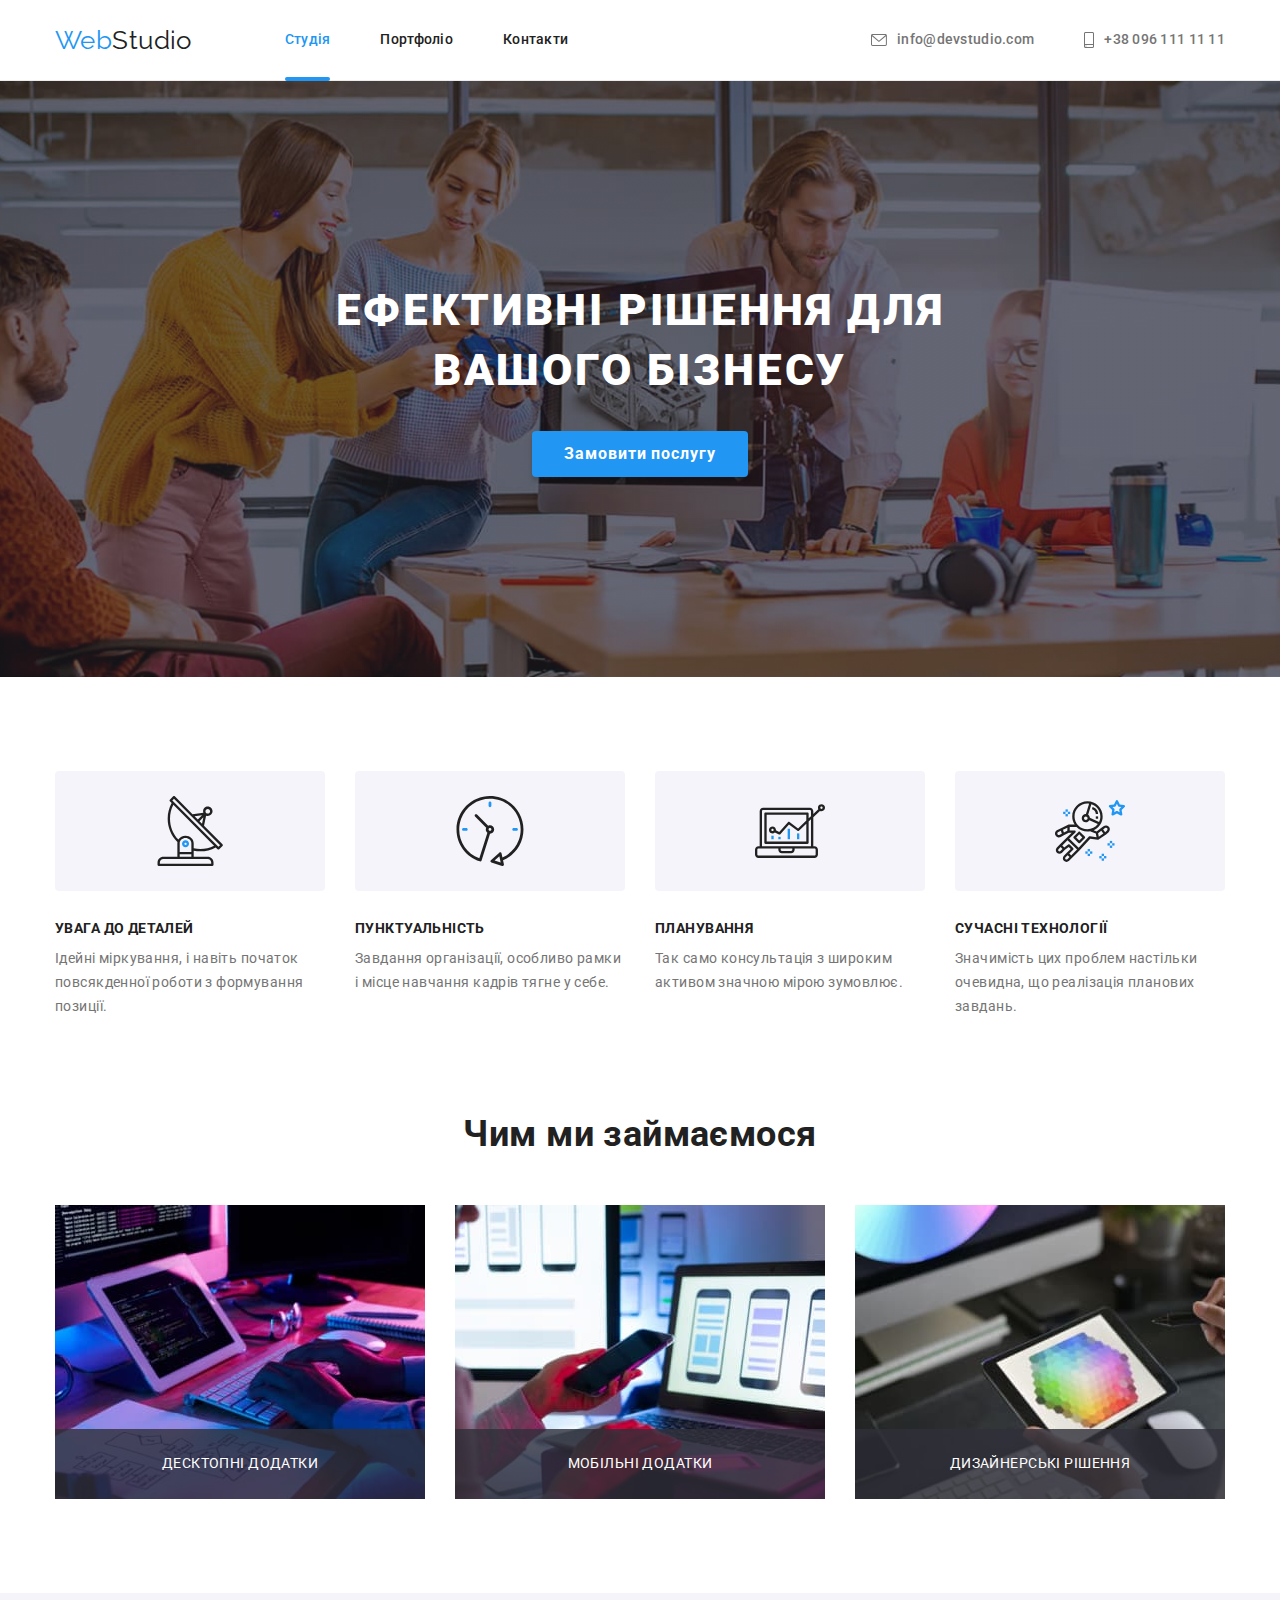
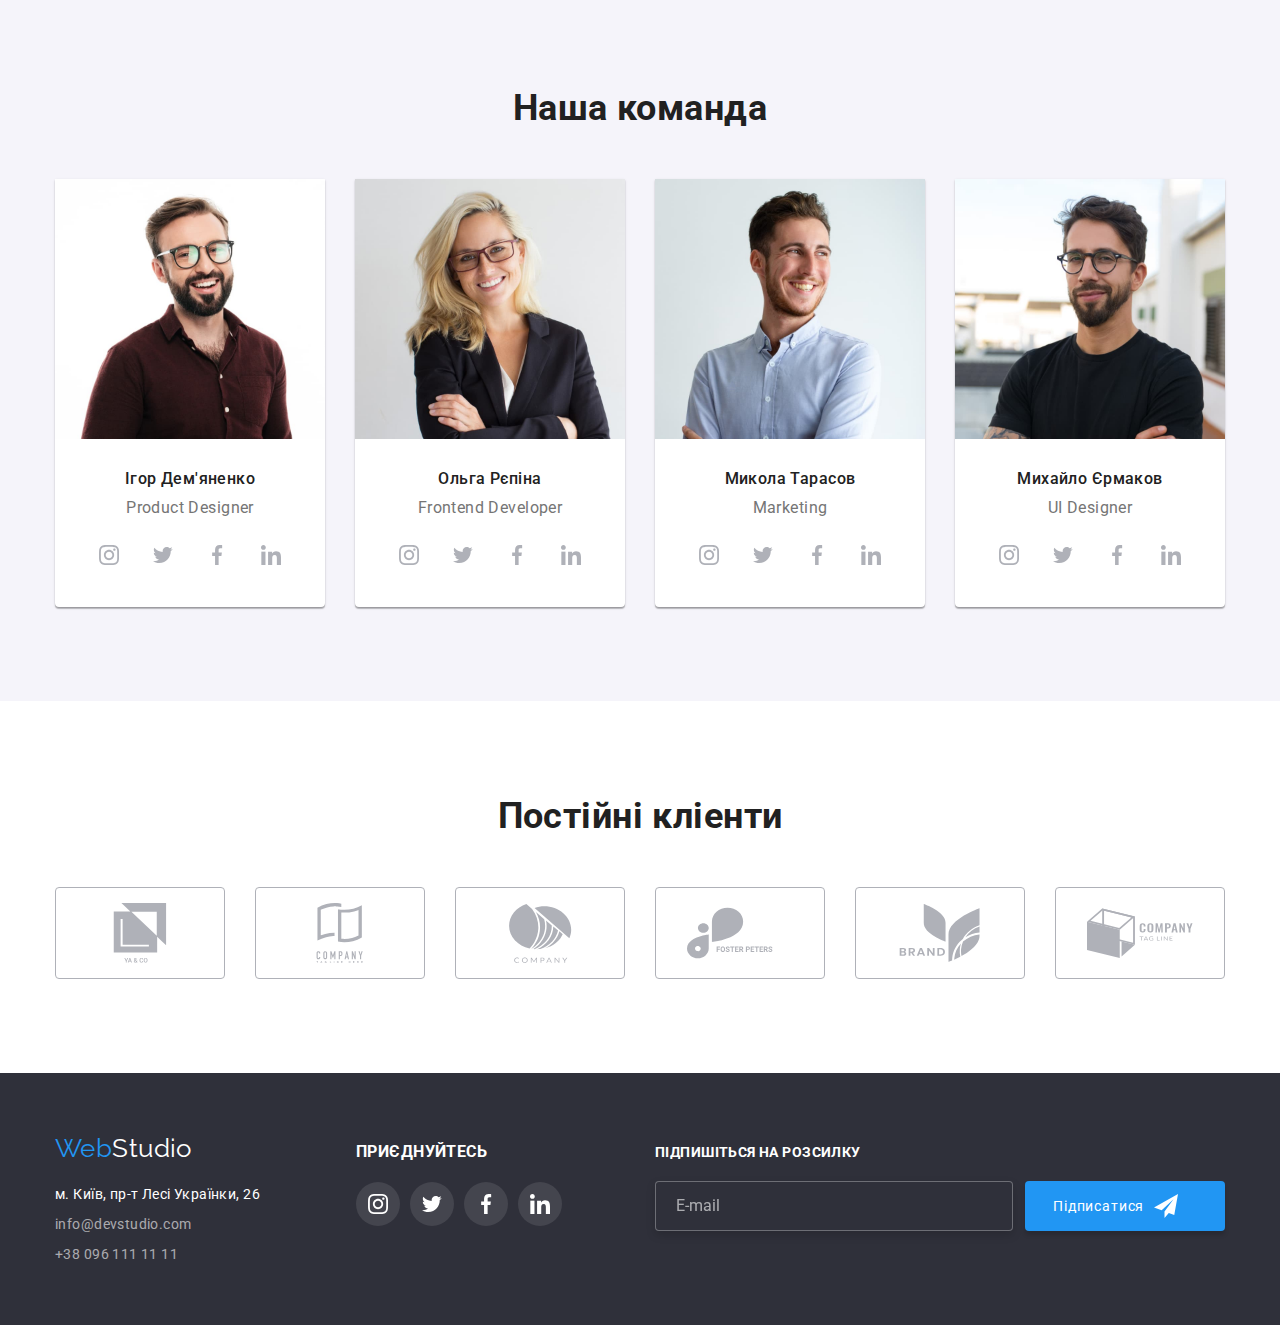
<file: index.html>
<!DOCTYPE html>
<html lang="uk">
  <head>
    <meta charset="UTF-8" />
    <meta name="viewport" content="width=device-width, initial-scale=1.0" />
    <title>Студія</title>
    <link rel="preconnect" href="https://fonts.googleapis.com" />
    <link rel="preconnect" href="https://fonts.gstatic.com" crossorigin />
    <link
      href="https://fonts.googleapis.com/css2?family=Raleway:wght@700&family=Roboto:wght@400;500;700;900&display=swap"
      rel="stylesheet"
    />
    <link
      rel="stylesheet"
      href="https://cdn.jsdelivr.net/npm/modern-normalize@1.1.0/modern-normalize.min.css"
    />
    <link rel="stylesheet" href="./css/main.min.css" />
  </head>
  <body>
    <header class="header-page">
      <div class="container header-page-container">
        <!--строка навигатора-->
        <nav class="navigation">
          <a class="logotyp link" href="./index.html">Web<span>Studio</span></a>
          <ul class="menu list">
            <li class="menu__item">
              <a class="menu__link link current" href="./index.html"> Студія</a>
            </li>
            <li class="menu__item">
              <a class="menu__link link" href="./portfolio.html">Портфоліо</a>
            </li>
            <li class="menu__item">
              <a class="menu__link link" href="">Контакти</a>
            </li>
          </ul>
        </nav>
        <!--телеграф-->
        <ul class="contact list">
          <li class="contact__item">
            <a class="contact-link link" href="mailto:info@devstudio.com">
              <svg class="contact-link__icon" width="16" height="12">
                <use href="./images/icons.svg#icon-envelope"></use>
              </svg>
              info@devstudio.com</a
            >
          </li>
          <li class="contact__item">
            <a class="contact-link link" href="tel:+380961111111">
              <svg class="contact-link__icon" width="10" height="16">
                <use href="./images/icons.svg#icon-smartphone"></use>
              </svg>
              +38 096 111 11 11</a
            >
          </li>
        </ul>
      </div>
    </header>
    <main>
      <!--ГЕРОЯМ СЛАВА-->
      <section class="section hero">
        <div class="container hero-container">
          <h1 class="hero__title">Ефективні рішення для вашого бізнесу</h1>
          <button type="button" class="hero-modal-btn" data-modal-open>
            Замовити послугу
          </button>
        </div>
      </section>
      <!--секция себя презентовать-->
      <section class="section present">
        <div class="container present-container">
          <ul class="examples list">
            <li class="examples__elem">
              <div class="examples__wrapper">
                <svg aria-label="антена" width="70" height="70">
                  <use href="./images/icons.svg#icon-antena"></use>
                </svg>
              </div>
              <h2 class="examples-title">УВАГА ДО ДЕТАЛЕЙ</h2>
              <p class="examples-text">
                Ідейні міркування, і навіть початок повсякденної роботи з
                формування позиції.
              </p>
            </li>
            <li class="examples__elem">
              <div class="examples__wrapper">
                <svg aria-label="годинник" width="70" height="70">
                  <use href="./images/icons.svg#icon-clock"></use>
                </svg>
              </div>
              <h2 class="examples-title">ПУНКТУАЛЬНІСТЬ</h2>
              <p class="examples-text">
                Завдання організації, особливо рамки і місце навчання кадрів
                тягне у себе.
              </p>
            </li>
            <li class="examples__elem">
              <div class="examples__wrapper">
                <svg aria-label="діаграма" width="70" height="70">
                  <use href="./images/icons.svg#icon-diagram"></use>
                </svg>
              </div>
              <h2 class="examples-title">ПЛАНУВАННЯ</h2>
              <p class="examples-text">
                Так само консультація з широким активом значною мірою зумовлює.
              </p>
            </li>
            <li class="examples__elem">
              <div class="examples__wrapper">
                <svg aria-label="космонавт" width="70" height="70">
                  <use href="./images/icons.svg#icon-astronaut"></use>
                </svg>
              </div>
              <h2 class="examples-title">СУЧАСНІ ТЕХНОЛОГІЇ</h2>
              <p class="examples-text">
                Значимість цих проблем настільки очевидна, що реалізація
                планових завдань.
              </p>
            </li>
          </ul>
        </div>
      </section>
      <!--секция работаем работу  -->
      <section class="section worky">
        <div class="container worky-container">
          <h2 class="section-title">Чим ми займаємося</h2>
          <ul class="worky-list list">
            <li class="worky-elem">
              <div class="worky-over">
                <img
                  class="worky-pic"
                  src="./images/box-1-img.jpg"
                  alt="печать на клаві"
                  width="370"
                />
                <p class="worky-text">ДЕСКТОПНІ ДОДАТКИ</p>
              </div>
            </li>
            <li class="worky-elem">
              <div class="worky-over">
                <img
                  class="worky-pic"
                  src="./images/box-2-img.jpg"
                  alt="смартфон та ноутбук"
                  width="370"
                />
                <p class="worky-text">МОБІЛЬНІ ДОДАТКИ</p>
              </div>
            </li>
            <li class="worky-elem">
              <div class="worky-over">
                <img
                  class="worky-pic"
                  src="./images/box-3-img.jpg"
                  alt="планшет та ноутбук"
                  width="370"
                />
                <p class="worky-text">ДИЗАЙНЕРСЬКІ РІШЕННЯ</p>
              </div>
            </li>
          </ul>
        </div>
      </section>
      <!--кто в команде-->
      <section class="section team">
        <div class="container team-container">
          <h2 class="section-title">Наша команда</h2>
          <ul class="team-list list">
            <li class="team-elem">
              <img
                class="team-foto"
                src="images/img-foto-1.jpg"
                alt="Product Designer"
                width="270"
              />
              <div class="container team-pro">
                <h3 class="team-name">Ігор Дем'яненко</h3>
                <p class="team-prof">Product Designer</p>
                <ul class="network-list list">
                  <li class="network-list-set">
                    <a href="" class="network-list-link">
                      <svg
                        aria-label="значок инстаграму"
                        class="network-list-icon"
                        width="20"
                        height="20"
                      >
                        <use href="./images/icons.svg#icon-instagram"></use>
                      </svg>
                    </a>
                  </li>
                  <li class="network-list-set">
                    <a href="" class="network-list-link">
                      <svg
                        aria-label="значок твиттеру"
                        class="network-list-icon"
                        width="20"
                        height="20"
                      >
                        <use href="./images/icons.svg#icon-twitter"></use>
                      </svg>
                    </a>
                  </li>
                  <li class="network-list-set">
                    <a href="" class="network-list-link">
                      <svg
                        aria-label="значок фейсбуку"
                        class="network-list-icon"
                        width="20"
                        height="20"
                      >
                        <use href="./images/icons.svg#icon-facebook"></use>
                      </svg>
                    </a>
                  </li>
                  <li class="network-list-set">
                    <a href="" class="network-list-link">
                      <svg
                        aria-label="значок линкедину"
                        class="network-list-icon"
                        width="20"
                        height="20"
                      >
                        <use href="./images/icons.svg#icon-linkedin"></use>
                      </svg>
                    </a>
                  </li>
                </ul>
              </div>
            </li>
            <li class="team-elem">
              <img
                class="team-foto"
                src="images/img-foto-2.jpg"
                alt="Frontend Developer"
                width="270"
              />
              <div class="container team-pro">
                <h3 class="team-name">Ольга Рєпіна</h3>
                <p class="team-prof">Frontend Developer</p>
                <ul class="network-list list">
                  <li class="network-list-set">
                    <a href="" class="network-list-link">
                      <svg
                        aria-label="значок инстаграму"
                        class="network-list-icon"
                        width="20"
                        height="20"
                      >
                        <use href="./images/icons.svg#icon-instagram"></use>
                      </svg>
                    </a>
                  </li>
                  <li class="network-list-set">
                    <a href="" class="network-list-link">
                      <svg
                        aria-label="значок твиттеру"
                        class="network-list-icon"
                        width="20"
                        height="20"
                      >
                        <use href="./images/icons.svg#icon-twitter"></use>
                      </svg>
                    </a>
                  </li>
                  <li class="network-list-set">
                    <a href="" class="network-list-link">
                      <svg
                        aria-label="значок фейсбуку"
                        class="network-list-icon"
                        width="20"
                        height="20"
                      >
                        <use href="./images/icons.svg#icon-facebook"></use>
                      </svg>
                    </a>
                  </li>
                  <li class="network-list-set">
                    <a href="" class="network-list-link">
                      <svg
                        aria-label="значок линкедину"
                        class="network-list-icon"
                        width="20"
                        height="20"
                      >
                        <use href="./images/icons.svg#icon-linkedin"></use>
                      </svg>
                    </a>
                  </li>
                </ul>
              </div>
            </li>
            <li class="team-elem">
              <img
                class="team-foto"
                src="images/img-foto-3.jpg"
                alt="Marketing"
                width="270"
              />
              <div class="container team-pro">
                <h3 class="team-name">Микола Тарасов</h3>
                <p class="team-prof">Marketing</p>
                <ul class="network-list list">
                  <li class="network-list-set">
                    <a href="" class="network-list-link">
                      <svg
                        aria-label="значок инстаграму"
                        class="network-list-icon"
                        width="20"
                        height="20"
                      >
                        <use href="./images/icons.svg#icon-instagram"></use>
                      </svg>
                    </a>
                  </li>
                  <li class="network-list-set">
                    <a href="" class="network-list-link">
                      <svg
                        aria-label="значок твиттеру"
                        class="network-list-icon"
                        width="20"
                        height="20"
                      >
                        <use href="./images/icons.svg#icon-twitter"></use>
                      </svg>
                    </a>
                  </li>
                  <li class="network-list-set">
                    <a href="" class="network-list-link">
                      <svg
                        aria-label="значок фейсбуку"
                        class="network-list-icon"
                        width="20"
                        height="20"
                      >
                        <use href="./images/icons.svg#icon-facebook"></use>
                      </svg>
                    </a>
                  </li>
                  <li class="network-list-set">
                    <a href="" class="network-list-link">
                      <svg
                        aria-label="значок линкедину"
                        class="network-list-icon"
                        width="20"
                        height="20"
                      >
                        <use href="./images/icons.svg#icon-linkedin"></use>
                      </svg>
                    </a>
                  </li>
                </ul>
              </div>
            </li>
            <li class="team-elem">
              <img
                class="team-foto"
                src="images/img-foto-4.jpg"
                alt="UI Designer"
                width="270"
              />
              <div class="container team-pro">
                <h3 class="team-name">Михайло Єрмаков</h3>
                <p class="team-prof">UI Designer</p>
                <ul class="network-list list">
                  <li class="network-list-set">
                    <a href="" class="network-list-link">
                      <svg
                        aria-label="значок инстаграму"
                        class="network-list-icon"
                        width="20"
                        height="20"
                      >
                        <use href="./images/icons.svg#icon-instagram"></use>
                      </svg>
                    </a>
                  </li>
                  <li class="network-list-set">
                    <a href="" class="network-list-link">
                      <svg
                        aria-label="значок твиттеру"
                        class="network-list-icon"
                        width="20"
                        height="20"
                      >
                        <use href="./images/icons.svg#icon-twitter"></use>
                      </svg>
                    </a>
                  </li>
                  <li class="network-list-set">
                    <a href="" class="network-list-link">
                      <svg
                        aria-label="значок фейсбуку"
                        class="network-list-icon"
                        width="20"
                        height="20"
                      >
                        <use href="./images/icons.svg#icon-facebook"></use>
                      </svg>
                    </a>
                  </li>
                  <li class="network-list-set">
                    <a href="" class="network-list-link">
                      <svg
                        aria-label="значок линкедину"
                        class="network-list-icon"
                        width="20"
                        height="20"
                      >
                        <use href="./images/icons.svg#icon-linkedin"></use>
                      </svg>
                    </a>
                  </li>
                </ul>
              </div>
            </li>
          </ul>
        </div>
      </section>
      <section class="section group">
        <div class="container">
          <h2 class="section-title">Постійні кліенти</h2>
          <ul class="group-list list">
            <li class="group-list-set">
              <a href="" class="group-link link">
                <svg
                  aria-label="логотип клієнта 1"
                  class="group-icon"
                  width="106"
                  height="60"
                >
                  <use href="./images/icons.svg#icon-group-1"></use>
                </svg>
              </a>
            </li>
            <li class="group-list-set">
              <a href="" class="group-link link">
                <svg
                  aria-label="логотип клієнта 2"
                  class="group-icon"
                  width="106"
                  height="60"
                >
                  <use href="./images/icons.svg#icon-group-2"></use>
                </svg>
              </a>
            </li>
            <li class="group-list-set">
              <a href="" class="group-link link">
                <svg
                  aria-label="логотип клієнта 3"
                  class="group-icon"
                  width="106"
                  height="60"
                >
                  <use href="./images/icons.svg#icon-group-3"></use>
                </svg>
              </a>
            </li>
            <li class="group-list-set">
              <a href="" class="group-link link">
                <svg
                  aria-label="логотип клієнта 4"
                  class="group-icon"
                  width="106"
                  height="60"
                >
                  <use href="./images/icons.svg#icon-group-4"></use>
                </svg>
              </a>
            </li>
            <li class="group-list-set">
              <a href="" class="group-link link">
                <svg
                  aria-label="логотип клієнта 5"
                  class="group-icon"
                  width="106"
                  height="60"
                >
                  <use href="./images/icons.svg#icon-group-5"></use>
                </svg>
              </a>
            </li>
            <li class="group-list-set">
              <a href="" class="group-link link">
                <svg
                  aria-label="логотип клієнта 6"
                  class="group-icon"
                  width="106"
                  height="60"
                >
                  <use href="./images/icons.svg#icon-group-6"></use>
                </svg>
              </a>
            </li>
          </ul>
        </div>
      </section>
    </main>
    <!--секция ноги-->
    <footer class="footer">
      <div class="container foot">
        <!--adresa-->
        <div class="adresa">
          <a class="logotyp-footer link" href="./index.html"
            >Web<span class="studi">Studio</span></a
          >
          <address class="address">
            <ul class="foot-list list">
              <li class="foot-elem">
                <a
                  class="foot-map link"
                  href="https://goo.gl/maps/CPtrU1FHBa2aNyZL9"
                  target="_blank"
                  rel="noopener noreferrer nofollow"
                  >м. Київ, пр-т Лесі Українки, 26</a
                >
              </li>
              <li class="foot-elem">
                <a class="foot-link link" href="mailto:info@devstudio.com"
                  >info@devstudio.com</a
                >
              </li>
              <li class="foot-elem">
                <a class="foot-link link" href="tel:+380961111111"
                  >+38 096 111 11 11</a
                >
              </li>
            </ul>
          </address>
        </div>
        <!--join-->
        <div class="join">
          <h3 class="join-title">ПРИЄДНУЙТЕСЬ</h3>
          <ul class="join-list list">
            <li class="join-list-set">
              <a href="" class="join-link link">
                <svg
                  aria-label="значок інстаграму"
                  class="join-icon"
                  width="20"
                  height="20"
                >
                  <use href="./images/icons.svg#icon-instagram"></use>
                </svg>
              </a>
            </li>
            <li class="join-list-set">
              <a href="" class="join-link link">
                <svg
                  aria-label="значок твиттеру"
                  class="join-icon"
                  width="20"
                  height="20"
                >
                  <use href="./images/icons.svg#icon-twitter"></use>
                </svg>
              </a>
            </li>
            <li class="join-list-set">
              <a href="" class="join-link link">
                <svg
                  aria-label="значок фейсбуку"
                  class="join-icon"
                  width="20"
                  height="20"
                >
                  <use href="./images/icons.svg#icon-facebook"></use>
                </svg>
              </a>
            </li>
            <li class="join-list-set">
              <a href="" class="join-link link">
                <svg
                  aria-label="значок линкедину"
                  class="join-icon"
                  width="20"
                  height="20"
                >
                  <use href="./images/icons.svg#icon-linkedin"></use>
                </svg>
              </a>
            </li>
          </ul>
        </div>
        <!--подписка+-->
        <div class="subs-emale">
          <span class="subs-title">ПІДПИШІТЬСЯ НА РОЗСИЛКУ</span>
          <form class="subs">
            <label class="emale-fild">
              <span class="emaie-line">
                <input
                  type="email"
                  class="emale-form"
                  name="user_email"
                  placeholder="E-mail"
                />
              </span>
            </label>
            <button type="submit" class="subs-button">
              Підписатися
              <svg
                aria-label="значок телеграму"
                class="subs-send"
                width="24"
                height="24"
              >
                <use href="./images/icons.svg#icon-icon-send"></use>
              </svg>
            </button>
          </form>
        </div>
      </div>
    </footer>
    <!--модальное окно-->
    <div class="backdrop is-hidden" data-modal>
      <div class="modal">
        <button type="button" class="modal-close-btn" data-modal-close>
          <svg class="modal-close-icon" height="18px" width="18px">
            <use href="./images/icons.svg#icon-close"></use>
          </svg>
        </button>
        <p class="modal-header">Залиште свої дані, ми вам передзвонимо</p>
        <form class="modal-form">
          <label class="modal-form-line">
            <span class="modal-form-span">Ім'я</span>
            <span class="modal-form-input-div">
              <input
                type="text"
                class="modal-form-input"
                pattern="[a-zA-Zа-яА-ЯЇїІі]+"
                name="user_name"
              />
              <svg class="form-name-icon" height="18px" width="18px">
                <use href="./images/icons.svg#icon-person-black-18dp-1"></use>
              </svg>
            </span>
          </label>
          <label class="modal-form-line">
            <span class="modal-form-span">Телефон</span>
            <span class="modal-form-input-div">
              <input
                type="tel"
                class="modal-form-input"
                pattern="[0-9]{3}-[0-9]{3}-[0-9]{2}-[0-9]{2}"
                name="user_tel"
              />
              <svg class="form-name-icon" height="18px" width="18px">
                <use href="./images/icons.svg#icon-phone-black-18dp-1"></use>
              </svg>
            </span>
          </label>
          <label class="modal-form-line">
            <span class="modal-form-span"> Пошта</span>
            <span class="modal-form-input-div">
              <input type="email" class="modal-form-input" name="user_mail" />
              <svg class="form-name-icon" width="18px" height="18px">
                <use href="./images/icons.svg#icon-email-black-18dp-1"></use>
              </svg>
            </span>
          </label>
          <label class="modal-form-line-coment">
            <span class="modal-form-span">Коментар</span>
            <textarea
              name="user_coment"
              class="modal-form-coment"
              placeholder="Введіть текст"
            ></textarea>
          </label>
          <label class="modal-form-check-line">
            <input
              type="checkbox"
              class="modal-form-check"
              name="user_policy"
            />
            <svg class="form-check-icon">
              <use
                class="form-check-vector"
                href="./images/icons.svg#icon-Vector"
              ></use>
            </svg>
            Погоджуюся з розсилкою та приймаю
            <a class="agreement-link" href="">Умови договору</a>
          </label>
          <button type="submit" class="modal-form-submit">Відправити</button>
        </form>
      </div>
    </div>
    <script src="./JS/modal.js" type="module"></script>
  </body>
</html>
</file>
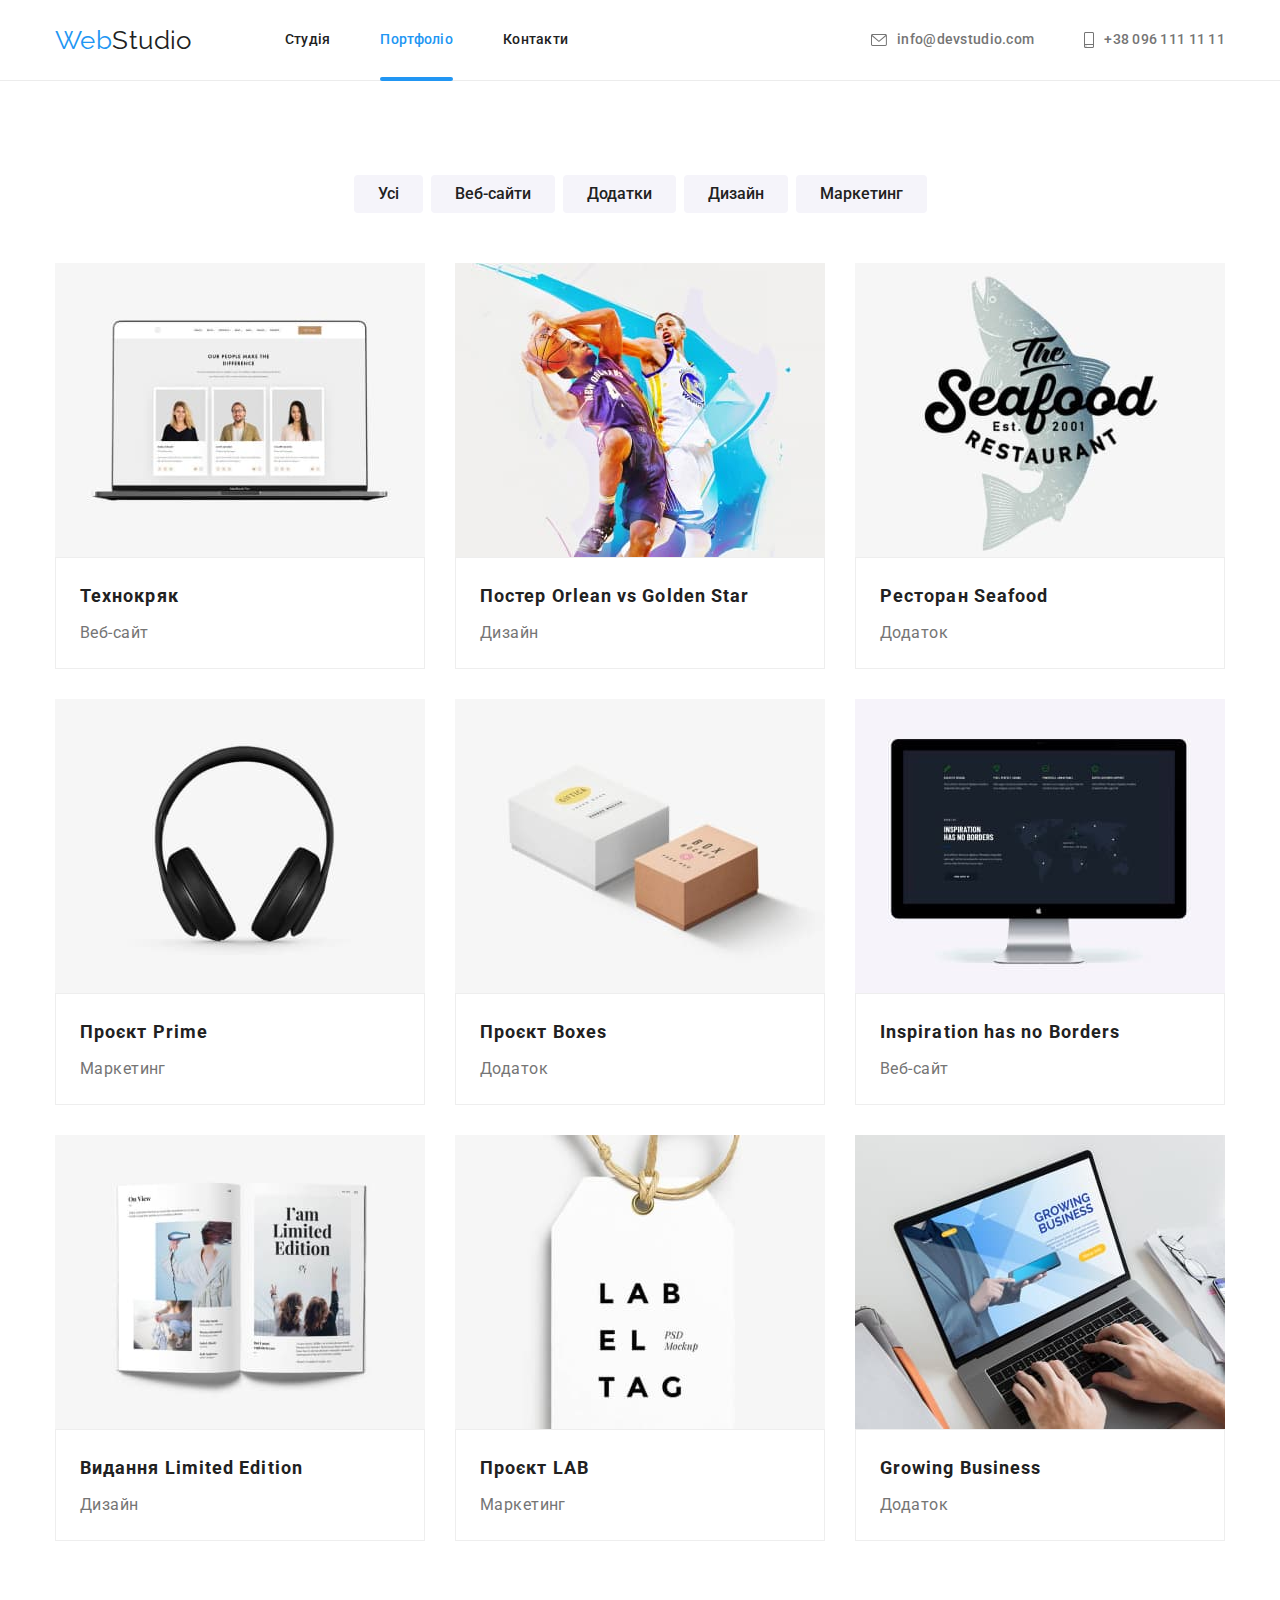
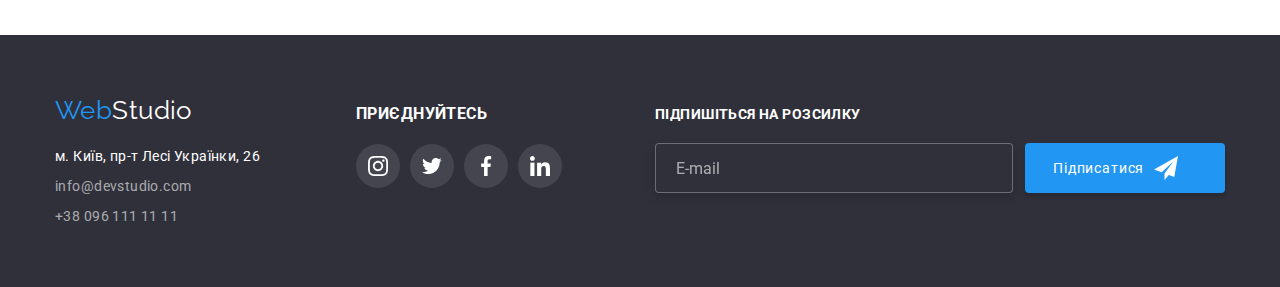
<file: portfolio.html>
<!DOCTYPE html>
<html lang="uk">
  <head>
    <meta charset="UTF-8" />
    <meta name="viewport" content="width=device-width, initial-scale=1.0" />
    <title>Портфоліо</title>
    <link rel="preconnect" href="https://fonts.googleapis.com" />
    <link rel="preconnect" href="https://fonts.gstatic.com" crossorigin />
    <link
      href="https://fonts.googleapis.com/css2?family=Raleway:wght@700&family=Roboto:wght@400;500;700;900&display=swap"
      rel="stylesheet"
    />
    <link
      rel="stylesheet"
      href="https://cdn.jsdelivr.net/npm/modern-normalize@1.1.0/modern-normalize.min.css"
    />
    <link rel="stylesheet" href="./css/main.min.css" />
  </head>
  <body>
    <header class="header-page">
      <div class="container header-page-container">
        <!--строка навигатора-->
        <nav class="navigation">
          <a class="logotyp link" href="./index.html">Web<span>Studio</span></a>
          <ul class="menu list">
            <li class="menu__item">
              <a class="menu__link link" href="./index.html">Студія</a>
            </li>
            <li class="menu__item">
              <a class="menu__link link current" href="./portfolio.html"
                >Портфоліо</a
              >
            </li>
            <li class="menu__item">
              <a class="menu__link link" href="">Контакти</a>
            </li>
          </ul>
        </nav>
        <!--телеграф-->
        <ul class="contact list">
          <li class="contact__item">
            <a class="contact-link link" href="mailto:info@devstudio.com">
              <svg class="contact-link__icon" width="16" height="12">
                <use href="./images/icons.svg#icon-envelope"></use>
              </svg>
              info@devstudio.com</a
            >
          </li>
          <li class="contact__item">
            <a class="contact-link link" href="tel:+380961111111">
              <svg class="contact-link__icon" width="10" height="16">
                <use href="./images/icons.svg#icon-smartphone"></use>
              </svg>
              +38 096 111 11 11</a
            >
          </li>
        </ul>
      </div>
    </header>
    <main>
      <!--секция фильтра галереи портфолио-->
      <section class="section filtr">
        <div class="container">
          <!--скрытый заголовок-->
          <h1 class="title visually-hidden">Що бажаэте</h1>
          <!--кнопки фильтра-->
          <ul class="filtr-list list">
            <li class="filtr-elem">
              <button class="filtr-button" type="button">Усі</button>
            </li>
            <li class="filtr-elem">
              <button class="filtr-button" type="button">Веб-сайти</button>
            </li>
            <li class="filtr-elem">
              <button class="filtr-button" type="button">Додатки</button>
            </li>
            <li class="filtr-elem">
              <button class="filtr-button" type="button">Дизайн</button>
            </li>
            <li class="filtr-elem">
              <button class="filtr-button" type="button">Маркетинг</button>
            </li>
          </ul>
          <!-- галерея портфолио-->
          <!--<div class="container galera-container">-->
          <ul class="galera-list list">
            <li class="galera-elem">
              <a href="" class="galera-link link">
                <div class="galera-cash">
                  <img
                    class="galera-pic"
                    src="images/img-galer.jpg"
                    alt="відкрита веб-сторінка на ноутбуці"
                    width="370"
                  />
                  <p class="overlay">
                    Ресурс пропонує комплексні пропозиції з різним рівнем
                    функціоналу та сервісів. Все це дозволить відвідувачу
                    отримати вичерпні відомості про компанію чи приватну особу.
                  </p>
                </div>
                <div class="container picpro-container">
                  <h3 class="galera-picname">Технокряк</h3>
                  <p class="galera-picpro">Веб-сайт</p>
                </div>
              </a>
            </li>
            <li class="galera-elem">
              <a href="" class="galera-link link">
                <div class="galera-cash">
                  <img
                    class="galera-pic"
                    src="images/img-galer-1.jpg"
                    alt="картинка двое з м'ячем"
                    width="370"
                  />
                  <p class="overlay">
                    Ресурс пропонує комплексні пропозиції з різним рівнем
                    функціоналу та сервісів. Все це дозволить відвідувачу
                    отримати вичерпні відомості про компанію чи приватну особу.
                  </p>
                </div>
                <div class="container picpro-container">
                  <h3 class="galera-picname">Постер Orlean vs Golden Star</h3>
                  <p class="galera-picpro">Дизайн</p>
                </div>
              </a>
            </li>
            <li class="galera-elem">
              <a href="" class="galera-link link">
                <div class="galera-cash">
                  <img
                    class="galera-pic"
                    src="images/img-galer-2.jpg"
                    alt="логотип ресторану"
                    width="370"
                  />
                  <p class="overlay">
                    Ресурс пропонує комплексні пропозиції з різним рівнем
                    функціоналу та сервісів. Все це дозволить відвідувачу
                    отримати вичерпні відомості про компанію чи приватну особу.
                  </p>
                </div>
                <div class="container picpro-container">
                  <h3 class="galera-picname">Ресторан Seafood</h3>
                  <p class="galera-picpro">Додаток</p>
                </div>
              </a>
            </li>
            <li class="galera-elem">
              <a href="" class="galera-link link">
                <div class="galera-cash">
                  <img
                    class="galera-pic"
                    src="images/img-galer-3.jpg"
                    alt="навушники"
                    width="370"
                  />
                  <p class="overlay">
                    Ресурс пропонує комплексні пропозиції з різним рівнем
                    функціоналу та сервісів. Все це дозволить відвідувачу
                    отримати вичерпні відомості про компанію чи приватну особу.
                  </p>
                </div>
                <div class="container picpro-container">
                  <h3 class="galera-picname">Проєкт Prime</h3>
                  <p class="galera-picpro">Маркетинг</p>
                </div>
              </a>
            </li>
            <li class="galera-elem">
              <a href="" class="galera-link link">
                <div class="galera-cash">
                  <img
                    class="galera-pic"
                    src="images/img-galer-4.jpg"
                    alt="дві коробки"
                    width="370"
                  />
                  <p class="overlay">
                    Ресурс пропонує комплексні пропозиції з різним рівнем
                    функціоналу та сервісів. Все це дозволить відвідувачу
                    отримати вичерпні відомості про компанію чи приватну особу.
                  </p>
                </div>
                <div class="container picpro-container">
                  <h3 class="galera-picname">Проєкт Boxes</h3>
                  <p class="galera-picpro">Додаток</p>
                </div>
              </a>
            </li>
            <li class="galera-elem">
              <a href="" class="galera-link link">
                <div class="galera-cash">
                  <img
                    class="galera-pic"
                    src="images/img-galer-5.jpg"
                    alt="ввімкнений монітор"
                    width="370"
                  />
                  <p class="overlay">
                    Ресурс пропонує комплексні пропозиції з різним рівнем
                    функціоналу та сервісів. Все це дозволить відвідувачу
                    отримати вичерпні відомості про компанію чи приватну особу.
                  </p>
                </div>
                <div class="container picpro-container">
                  <h3 class="galera-picname">Inspiration has no Borders</h3>
                  <p class="galera-picpro">Веб-сайт</p>
                </div>
              </a>
            </li>
            <li class="galera-elem">
              <a href="" class="galera-link link">
                <div class="galera-cash">
                  <img
                    class="galera-pic"
                    src="images/img-galer-6.jpg"
                    alt="відкрита книга"
                    width="370"
                  />
                  <p class="overlay">
                    Ресурс пропонує комплексні пропозиції з різним рівнем
                    функціоналу та сервісів. Все це дозволить відвідувачу
                    отримати вичерпні відомості про компанію чи приватну особу.
                  </p>
                </div>
                <div class="container picpro-container">
                  <h3 class="galera-picname">Видання Limited Edition</h3>
                  <p class="galera-picpro">Дизайн</p>
                </div>
              </a>
            </li>
            <li class="galera-elem">
              <a href="" class="galera-link link">
                <div class="galera-cash">
                  <img
                    class="galera-pic"
                    src="images/img-galer-7.jpg"
                    alt="товарна бірка"
                    width="370"
                  />
                  <p class="overlay">
                    Ресурс пропонує комплексні пропозиції з різним рівнем
                    функціоналу та сервісів. Все це дозволить відвідувачу
                    отримати вичерпні відомості про компанію чи приватну особу.
                  </p>
                </div>
                <div class="container picpro-container">
                  <h3 class="galera-picname">Проєкт LAB</h3>
                  <p class="galera-picpro">Маркетинг</p>
                </div>
              </a>
            </li>
            <li class="galera-elem">
              <a href="" class="galera-link link">
                <div class="galera-cash">
                  <img
                    class="galera-pic"
                    src="images/img-galer-8.jpg"
                    alt="руки на клаві ноута"
                    width="370"
                  />
                  <p class="overlay">
                    Ресурс пропонує комплексні пропозиції з різним рівнем
                    функціоналу та сервісів. Все це дозволить відвідувачу
                    отримати вичерпні відомості про компанію чи приватну особу.
                  </p>
                </div>
                <div class="container picpro-container">
                  <h3 class="galera-picname">Growing Business</h3>
                  <p class="galera-picpro">Додаток</p>
                </div>
              </a>
            </li>
          </ul>
        </div>
      </section>
    </main>
    <!--секция ноги-->
    <footer class="footer">
      <div class="container foot">
        <div class="adresa">
          <a class="logotyp link" href="./index.html">
            Web<span class="studi">Studio</span></a
          >
          <address class="address">
            <ul class="foot-list list">
              <li class="foot-elem">
                <a
                  class="foot-map link"
                  href="https://goo.gl/maps/CPtrU1FHBa2aNyZL9"
                  target="_blank"
                  rel="noopener noreferrer nofollow"
                  >м. Київ, пр-т Лесі Українки, 26</a
                >
              </li>
              <li class="foot-elem">
                <a class="foot-link link" href="mailto:info@devstudio.com"
                  >info@devstudio.com</a
                >
              </li>
              <li class="foot-elem">
                <a class="foot-link link" href="tel:+380961111111"
                  >+38 096 111 11 11</a
                >
              </li>
            </ul>
          </address>
        </div>
        <!--join-->

        <div class="join">
          <h3 class="join-title">ПРИЄДНУЙТЕСЬ</h3>
          <ul class="join-list list">
            <li class="join-list-set">
              <a href="" class="join-link link">
                <svg
                  aria-label="значок інстаграму"
                  class="join-icon"
                  width="20"
                  height="20"
                >
                  <use href="./images/icons.svg#icon-instagram"></use>
                </svg>
              </a>
            </li>
            <li class="join-list-set">
              <a href="" class="join-link link">
                <svg
                  aria-label="значок твиттеру"
                  class="join-icon"
                  width="20"
                  height="20"
                >
                  <use href="./images/icons.svg#icon-twitter"></use>
                </svg>
              </a>
            </li>
            <li class="join-list-set">
              <a href="" class="join-link link">
                <svg
                  aria-label="значок фейсбуку"
                  class="join-icon"
                  width="20"
                  height="20"
                >
                  <use href="./images/icons.svg#icon-facebook"></use>
                </svg>
              </a>
            </li>
            <li class="join-list-set">
              <a href="" class="join-link link">
                <svg
                  aria-label="значок линкедину"
                  class="join-icon"
                  width="20"
                  height="20"
                >
                  <use href="./images/icons.svg#icon-linkedin"></use>
                </svg>
              </a>
            </li>
          </ul>
        </div>
        <!--подписка+-->
        <div class="subs-emale">
          <span class="subs-title">ПІДПИШІТЬСЯ НА РОЗСИЛКУ</span>
          <form class="subs">
            <label class="emale-fild">
              <span class="emale-line">
                <input
                  type="email"
                  class="emale-form"
                  name="user_email"
                  placeholder="E-mail"
                />
              </span>
            </label>

            <button type="submit" class="subs-button">
              Підписатися
              <svg
                aria-label="значок телеграму"
                class="subs-send"
                width="24"
                height="24"
              >
                <use href="./images/icons.svg#icon-icon-send"></use>
              </svg>
            </button>
          </form>
        </div>
      </div>
    </footer>
  </body>
</html>
</file>
<file: css/main.min.css>
:root{--primary-font: "Roboto", sans-serif;--secondary-font: "Raleway", sans-serif;--accent-color: #2196f3;--primary-color: #757575;--secondary-color: #212121;--alternativ-color: #ffffff;--transition-dur-and-func: 250ms cubic-bezier(0.4, 0, 0.2, 1)}.visually-hidden{position:absolute;white-space:nowrap;width:1px;height:1px;overflow:hidden;border:0;padding:0;clip:rect(0 0 0 0);clip-path:inset(50%);margin:-1px}body{font-family:var(--primary-font);font-size:14px;background-color:var(--alternativ-color);color:var(--primary-color);letter-spacing:.03em;line-height:1.19}.link{text-decoration:none}.list{list-style:none}html{box-sizing:border-box}img{display:block;max-width:100%;height:auto}h1,h2,h3,h4,p{margin-top:0;margin-bottom:0}ul{margin-top:0;margin-bottom:0;padding-left:0}button{cursor:pointer}span{color:var(--secondary-color)}.container{width:1200px;margin-left:auto;margin-right:auto;padding-left:15px;padding-right:15px}.hero-modal-btn{align-items:center;text-align:center;letter-spacing:.06em;min-width:216px;margin:0 auto;padding-top:8px;padding-bottom:8px;border-radius:4px;border:none;font-weight:700;font-size:16px;line-height:1.88;cursor:pointer;background-color:var(--accent-color);color:var(--alternativ-color);box-shadow:0px 4px 4px rgba(0,0,0,.15);transition:box-shadow var(--transition-dur-and-func)}.hero-modal-btn:hover,.hero-modal-btn:focus{box-shadow:0px 6px 6px #000}.modal{position:absolute;transform:translate(-50%, -50%);top:50%;left:50%;width:528px;height:581px;padding:40px;background:#fff;box-shadow:0px 1px 3px rgba(0,0,0,.12),0px 1px 1px rgba(0,0,0,.14),0px 2px 1px rgba(0,0,0,.2);border-radius:4px}.modal-close-btn{position:absolute;top:8px;right:8px;display:flex;align-items:center;justify-content:center;padding:0;height:30px;width:30px;background-color:#fff;border-radius:50%;border:1px solid rgba(0,0,0,.1)}.modal-close-btn:focus,.modal-close-btn:hover{cursor:pointer}.modal-close-btn:focus .modal-close-icon,.modal-close-btn:hover .modal-close-icon{fill:var(--accent-color)}.modal-header{font-weight:700;font-size:20px;line-height:1.15;text-align:center;color:var(--secondary-color);margin-bottom:12px}.modal-form{display:flex;flex-direction:column}.modal-form-input{width:100%;height:40px;padding-left:42px;border:1px solid rgba(33,33,33,.2);border-radius:4px;cursor:pointer;color:var(--secondary-color);transition:border-color var(--transition-dur-and-func)}.modal-form-input:focus+.form-name-icon{fill:var(--accent-color);cursor:pointer}.modal-form-input:focus{outline:none;border-color:var(--accent-color)}.modal-form-span{display:block;font-size:12px;line-height:1.17;letter-spacing:.01em;color:var(--primary-color);margin-bottom:4px}.modal-form-line{margin-bottom:10px}.modal-form-line-coment{margin-bottom:20px}.form-name-icon{position:absolute;fill:var(--secondary-color);top:50%;transform:translateY(-50%);left:12px;transition:fill var(--transition-dur-and-func)}.modal-form-input-div{position:relative;display:block}.modal-form-coment{display:block;font-size:12px;line-height:1.17;letter-spacing:.01em;width:100%;height:120px;padding:12px 16px;resize:none;border:1px solid rgba(33,33,33,.2);border-radius:4px;transition:border-color var(--transition-dur-and-func)}.modal-form-coment:focus{outline:none;border-color:var(--accent-color);cursor:pointer}.modal-form-coment::placeholder{color:rgba(117,117,117,.5)}.form-check-icon{height:15px;width:16px;border-radius:2px;cursor:pointer;padding:4px 3px 3px 3px;border:.2px solid var(--secondary-color)}.form-check-vector{display:none}.modal-form-check{position:absolute;appearance:none;top:0;left:0;margin-left:20px;margin-top:6px}.modal-form-check:focus+.form-check-icon{box-shadow:0 0 0 2px var(--accent-color)}.modal-form-check:checked+.form-check-icon{background:var(--accent-color);border-color:var(--alternativ-color);box-shadow:none}.modal-form-check:checked+.form-check-icon .form-check-vector{display:block}.modal-form-check-line{position:relative;display:flex;align-items:center;justify-content:center;column-gap:7px;margin-bottom:30px;font-size:14px;line-height:1.71;letter-spacing:.03em;color:var(--primary-color)}.agreement-link{color:var(--accent-color)}.modal-form-submit{align-items:center;text-align:center;letter-spacing:.06em;min-width:200px;margin:0 auto;padding:10px 52px;border-radius:4px;border:none;font-weight:700;font-size:16px;line-height:1.88;cursor:pointer;background-color:var(--accent-color);color:var(--alternativ-color);box-shadow:0px 4px 4px rgba(0,0,0,.15);transition:box-shadow var(--transition-dur-and-func)}.modal-form-submit:focus{box-shadow:0px 4px 4px rgba(0,0,0,.5)}.menu{display:flex;column-gap:50px}.menu__link{display:inline-block;position:relative;padding-top:32px;padding-bottom:32px;font-weight:500;line-height:1.14;letter-spacing:.02em;color:var(--secondary-color);transition:color var(--transition-dur-and-func)}.menu__link:hover,.menu__link:focus{color:var(--accent-color)}.current{color:var(--accent-color)}.menu__link.current::after{display:block;position:absolute;height:4px;width:100%;background-color:#2196f3;border-radius:2px;bottom:-1px;content:""}.contact-link{display:flex;column-gap:10px;align-items:center;padding-top:32px;padding-bottom:32px;font-weight:500;line-height:1.14;letter-spacing:.02em;color:var(--primary-color);transition:color var(--transition-dur-and-func)}.contact-link:hover,.contact-link:focus{color:var(--accent-color)}.contact-link__icon{fill:currentColor}.join{margin-left:70px}.join-list{display:flex;column-gap:10px;justify-content:center}.join-link{display:flex;align-items:center;justify-content:center;width:44px;height:44px;background:rgba(255,255,255,.1);border-radius:50%;transition:background-color var(--transition-dur-and-func)}.join-link:hover,.join-link:focus{background-color:var(--accent-color)}.join-icon{fill:var(--alternativ-color)}.join-title{margin-bottom:20px;line-height:1.14;text-transform:uppercase;color:#fff}.subs-emale{margin-left:93px}.subs{width:570px;display:flex;flex-direction:row}.subs-title{display:block;font-weight:700;line-height:1.14;text-transform:uppercase;color:var(--alternativ-color);margin-bottom:20px}.emale-form{width:358px;height:50px;font-weight:400;line-height:1.26;font-size:16px;padding-left:20px;border:1px solid rgba(255,255,255,.3);filter:drop-shadow(0px 4px 4px rgba(0, 0, 0, 0.15));border-radius:4px;background:#2f303a;color:var(--alternativ-color);cursor:pointer;transition:border-color var(--transition-dur-and-func)}.emale-form::placeholder{color:rgba(255,255,255,.6)}.emale-form:focus{border-color:var(--accent-color);outline:none}.subs-button{display:flex;align-items:center;text-align:center;letter-spacing:.06em;line-height:1.88;margin-left:12px;padding:10px 28px;width:200px;height:50px;color:#fff;background-color:var(--accent-color);box-shadow:0px 4px 4px rgba(0,0,0,.15);border-radius:4px;border:none;cursor:pointer}.subs-send{margin-left:10px}.section{padding-top:94px;padding-bottom:94px}.header-page-container{display:flex;align-items:center;justify-content:space-between}.header-page{border-bottom:1px solid #ececec}.navigation{display:flex;align-items:center}.contact{display:flex;column-gap:50px;align-items:center}.logotyp{margin-right:93px;font-family:var(--secondary-font);font-size:26px;color:var(--accent-color)}.hero{text-align:center;padding-top:200px;padding-bottom:200px;max-width:1600px;margin:0 auto;background-color:#c4c4c4;background-image:linear-gradient(rgba(47, 48, 58, 0.4), rgba(47, 48, 58, 0.4)),url("../images/hero.jpg");background-size:cover;background-repeat:no-repeat;background-position:center}.hero__title{width:696px;margin-left:auto;margin-right:auto;margin-bottom:30px;font-weight:900;font-size:44px;line-height:1.36;text-align:center;text-transform:uppercase;letter-spacing:.06em;color:var(--alternativ-color)}.backdrop{position:fixed;top:0px;left:0px;z-index:100;width:100%;height:100%;background-color:rgba(0,0,0,.2);transition:opacity var(--transition-dur-and-func),visibility var(--transition-dur-and-func)}.backdrop.is-hidden{visibility:hidden;opacity:0;pointer-events:none}.examples{display:flex;align-items:baseline}.examples__elem{width:270px}.examples__elem:not(:last-child){margin-right:30px}.examples__wrapper{display:flex;height:120px;align-items:center;justify-content:center;margin-bottom:30px;background-color:#f5f4fa;border-radius:4px}.examples-title{margin-bottom:10px;font-size:14px;line-height:1.14;text-transform:uppercase;color:var(--secondary-color)}.examples-text{font-weight:400;line-height:1.71}.worky{padding-top:0}.worky-list{display:flex;justify-content:space-between}.worky-over{position:relative;display:flex}.worky-text{display:flex;position:absolute;width:100%;height:70px;bottom:0;right:0;align-items:center;justify-content:center;line-height:1.14;text-align:center;text-transform:uppercase;color:#fff;background-color:rgba(47,48,58,.8)}.section-title{margin-bottom:50px;text-align:center;font-size:36px;line-height:1.17;color:var(--secondary-color)}.team{background:#f5f4fa}.team-list{display:flex;justify-content:space-between}.team-pro{width:270px;padding-top:30px;padding-bottom:30px;text-align:center}.team-name{margin-bottom:10px;font-weight:500;font-size:16px;color:var(--secondary-color)}.team-prof{font-weight:400;font-size:16px;margin-bottom:16px}.network-list{display:flex;column-gap:10px;justify-content:center}.network-list-link{display:flex;align-items:center;justify-content:center;width:44px;height:44px;transition:background-color var(--transition-dur-and-func);border-radius:50%}.network-list-link:hover,.network-list-link:focus{background-color:var(--accent-color)}.network-list-link:hover .network-list-icon,.network-list-link:focus .network-list-icon{fill:var(--alternativ-color)}.network-list-icon{fill:#afb1b8;transition:fill var(--transition-dur-and-func)}.team-elem{background:#fff;box-shadow:0px 1px 3px rgba(0,0,0,.12),0px 1px 1px rgba(0,0,0,.14),0px 2px 1px rgba(0,0,0,.2);border-radius:0px 0px 4px 4px}.group-list{display:flex;column-gap:30px;justify-content:center}.group-link{display:flex;align-items:center;justify-content:center;width:170px;height:92px;border:1px solid #afb1b8;border-radius:4px;transition:border-color var(--transition-dur-and-func)}.group-link:hover,.group-link:focus{border-color:var(--accent-color)}.group-link:hover .group-icon,.group-link:focus .group-icon{fill:var(--accent-color)}.group-icon{fill:#afb1b8;transition:fill var(--transition-dur-and-func)}.footer{background:#2f303a;padding:60px 0}.foot{display:flex;justify-content:space-between;align-items:baseline}.adresa{width:231px}.logotyp-footer{margin-left:0;width:145px;font-family:var(--secondary-font);font-size:26px;color:var(--accent-color)}.address{font-style:normal;margin-top:20px}.foot-elem:not(:last-child){margin-bottom:9px}.studi{font-family:var(--secondary-font);font-size:26px;color:var(--alternativ-color)}.foot-map{line-height:1.5;color:var(--alternativ-color)}.foot-link{line-height:1.5;color:rgba(255,255,255,.6);transition:color var(--transition-dur-and-func)}.foot-link:hover,.foot-link:focus{color:var(--accent-color)}.galera-list{display:flex;flex-wrap:wrap;gap:30px}.picpro-container{width:370px;padding:20px 24px;margin:0 auto;text-align:left;border:1px solid #eee}.galera-link{transition:box-shadow var(--transition-dur-and-func)}.galera-link:hover .picpro-container{box-shadow:0px 1px 1px rgba(0,0,0,.12),0px 4px 4px rgba(0,0,0,.06),1px 4px 6px rgba(0,0,0,.16)}.galera-link:hover .overlay{transform:translateY(0)}.galera-picname{font-size:18px;line-height:2;letter-spacing:.06em;color:var(--secondary-color)}.galera-picpro{margin-top:4px;font-weight:400;font-size:16px;line-height:1.88;color:#757575}.galera-cash{position:relative;overflow:hidden}.overlay{position:absolute;top:0;left:0;width:100%;height:100%;padding:63px 24px;font-weight:400;font-size:18px;line-height:1.56;text-align:center;color:#fff;background:rgba(33,150,243,.9);transform:translateY(101%);transition:transform var(--transition-dur-and-func)}.filtr-list{display:flex;column-gap:8px;margin-bottom:50px;justify-content:center}.filtr-button{border-radius:4px;border:none;padding:6px 24px;font-weight:500;font-size:16px;line-height:1.63;text-align:center;background-color:#f5f4fa;color:var(--secondary-color);transition:background-color,color,box-shadow var(--transition-dur-and-func)}.filtr-button:hover,.filtr-button:focus{color:var(--alternativ-color);background-color:var(--accent-color);box-shadow:0px 3px 1px rgba(0,0,0,.1),0px 1px 2px rgba(0,0,0,.08),0px 2px 2px rgba(0,0,0,.12)}.filtr-button:active{background-color:var(--accent-color);color:var(--alternativ-color);padding:6px 25px;box-shadow:0px 3px 1px rgba(0,0,0,.1),0px 1px 2px rgba(0,0,0,.08),0px 2px 2px rgba(0,0,0,.12)}/*# sourceMappingURL=main.min.css.map */
</file>
